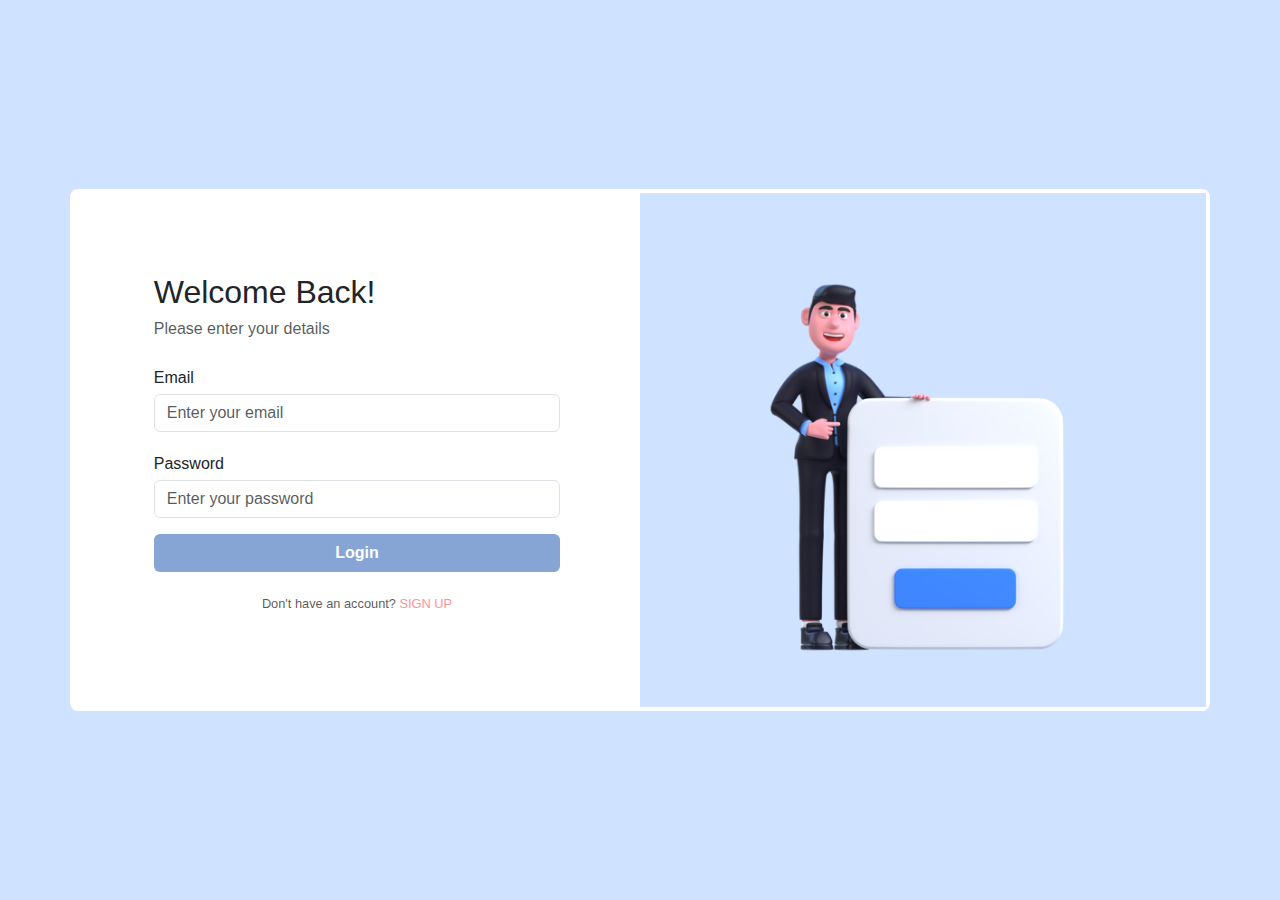
<file: index.html>
<!DOCTYPE html>
<html lang="en">
<head>
    <meta charset="UTF-8">
    <meta name="viewport" content="width=device-width, initial-scale=1.0">
    <title>Login</title>
    <link rel="stylesheet" href="css/bootstrap.min.css">
    <link rel="stylesheet" href="css/fontawesome/all.css">
    <link rel="stylesheet" href="css/style.css">
</head>
<body>
    <section class="logIn bg-primary-subtle d-flex justify-content-center align-items-center ">
        <div class="container overflow-auto rounded-3">
            <div class="row border-4 border border-white">
                <div class="col-md-6 bg-white py-5">
                    <h2 class="mt-4 w-75 m-auto pt-2">Welcome Back!</h2>
                    <h4 class="mb-4 w-75 m-auto fs-6 text-muted pt-2">Please enter your details</h4>
                    <div class="d-flex flex-column w-75 m-auto text-start">
                        <label for="email" class="my-1">Email</label>
                        <input type="text" name="email" id="emailId" placeholder="Enter your email" class="form-control mb-3">
                        <label for="pw" class="my-1">Password</label>
                        <input type="password" name="password" id="passwordId" placeholder="Enter your password" class="form-control mb-3">
                        <button class="btn fw-semibold btn-login mb-4"><a href="#" class="text-decoration-none">Login</a></button>
                    </div>
                    <h3 class="w-75 m-auto text-center mb-5 text-muted">Don't have an account? <span><a href="signup.html" class="text-decoration-none">SIGN UP</a></span></h3>
                </div>
                <div class="col-md-6 d-flex justify-content-center py-5">
                    <img src="img/li.webp" alt="" class="w-75 logInImg">
                </div>
            </div>
        </div>
        <dialog id="logInError">
            <div class="d-flex flex-row gap-2">
                <i class="fa-solid fa-circle text-danger"></i>
                <i class="fa-solid fa-circle text-warning"></i>
                <i class="fa-solid fa-circle text-success"></i>  
                <i id="closeEmailDialog" class="fa-solid fa-close ms-auto fs-3"></i>
            </div>
            <h2 class="fs-5 mb-2 p-4">This email or password is wrong<br> <span class="fst-italic">Please try again!</span></h2>
        </dialog>
    </section>
    <script src="js/index.js"></script>
</body>
</html>
</file>
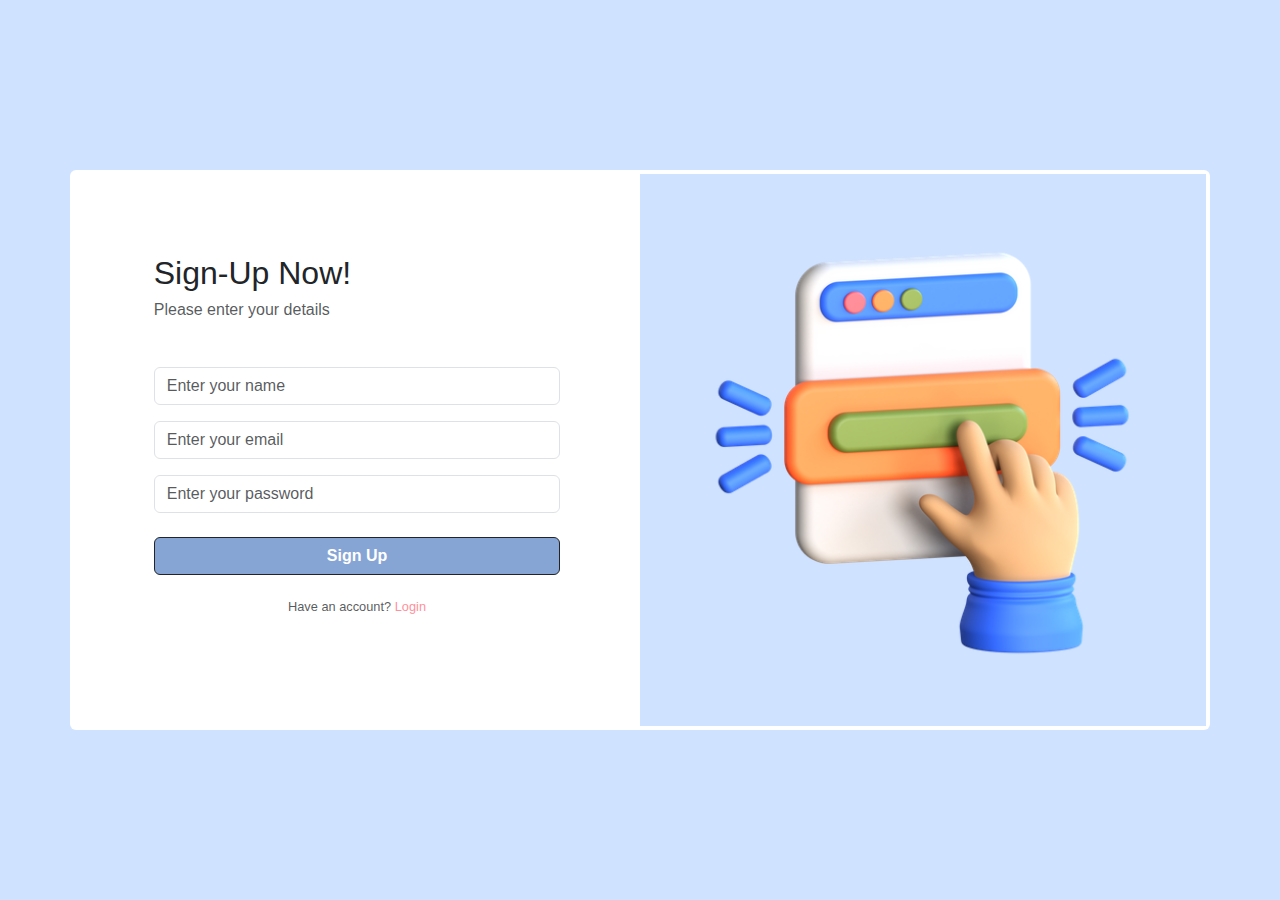
<file: signup.html>
<!DOCTYPE html>
<html lang="en">
<head>
    <meta charset="UTF-8">
    <meta name="viewport" content="width=device-width, initial-scale=1.0">
    <title>Sign-up</title>
    <link rel="stylesheet" href="css/bootstrap.min.css">
    <link rel="stylesheet" href="css/fontawesome/all.css">
    <link rel="stylesheet" href="css/style.css">
</head>
<body>
    <section class="logIn bg-primary-subtle d-flex justify-content-center align-items-center ">
        <div class="container overflow-auto rounded-2">
            <div class="row  border-4 border border-white">
                <div class="col-md-6 bg-white py-5">
                    <h2 class="mt-4 w-75 m-auto pt-2">Sign-Up Now!</h2>
                    <h4 class="mb-5 w-75 m-auto fs-6 text-muted pt-2">Please enter your details</h4>
                    <div class="d-flex flex-column w-75 mb-3 m-auto text-start">  
                        <input type="text" name="name" id="nameId" placeholder="Enter your name" class="form-control mb-3">
                        <input type="text" name="email" id="emailId" placeholder="Enter your email" class="form-control mb-3">
                        <input type="password" name="password" id="passwordId" placeholder="Enter your password" class="form-control mb-4">
                        <button class="btn signUpbtn fw-semibold btn-dark mb-2"><a href="#" class="text-decoration-none">Sign Up</a></button>
                    </div>
                    <h3 class="w-75 m-auto text-center mb-5 pb-3 text-muted">Have an account? <span><a href="index.html" class="text-decoration-none">Login</a></span></h3>
                </div>
                <div class="col-md-6 d-flex justify-content-center align-items-center">
                    <img src="img/su.webp" alt="" class="imgSignup">
                </div>
            </div>
        </div>
        <dialog id="emailError">
            <div class="d-flex flex-row gap-2">
                <i class="fa-solid fa-circle text-danger"></i>
                <i class="fa-solid fa-circle text-warning"></i>
                <i class="fa-solid fa-circle text-success"></i>  
                <i id="closeEmailDialog" class="fa-solid fa-close ms-auto fs-3"></i>
            </div>
            <h2 class="fs-5 mb-2 p-4">This email is already registered!<br> <span class="fst-italic">Please try another Email</span></h2>
        </dialog>
        <dialog id="validateError" >
            <div class="d-flex flex-row gap-2">
                <i class="fa-solid fa-circle text-danger"></i>
                <i class="fa-solid fa-circle text-warning"></i>
                <i class="fa-solid fa-circle text-success"></i>  
                <i id="validateDialog" class="fa-solid fa-close ms-auto fs-3"></i>
            </div>
            <h2 class="fs-5 mb-2">Username or Email or Password is not valid, Please follow the rules below :</h2>
            <h5 class="fs-6">
                <span>
                    <i class="fa-solid fa-arrow-circle-right"></i>
                </span>
                Username must contain at least 3 characters and start with Capital character
            </h5>
            <h5 class="fs-6">
                <span>
                    <i class="fa-solid fa-arrow-circle-right"></i>
                </span>
                User Email must be a valid one <br> 
                <span>
                    <h5 class="fs-6">Like : anything10@gmail.com</h5>
                </span>
            </h5>
            <h5 class="fs-6">
                <span>
                    <i class="fa-solid fa-arrow-circle-right"></i>
                </span>
                User Password must be a valid one <br> 
                <span>
                    <h5 class="fs-6">Like : Asd1020s_</h5>
                </span>
            </h5>
            
        </dialog>
    </section>
    <script src="js/index.js"></script>
</body>
</html>
</file>
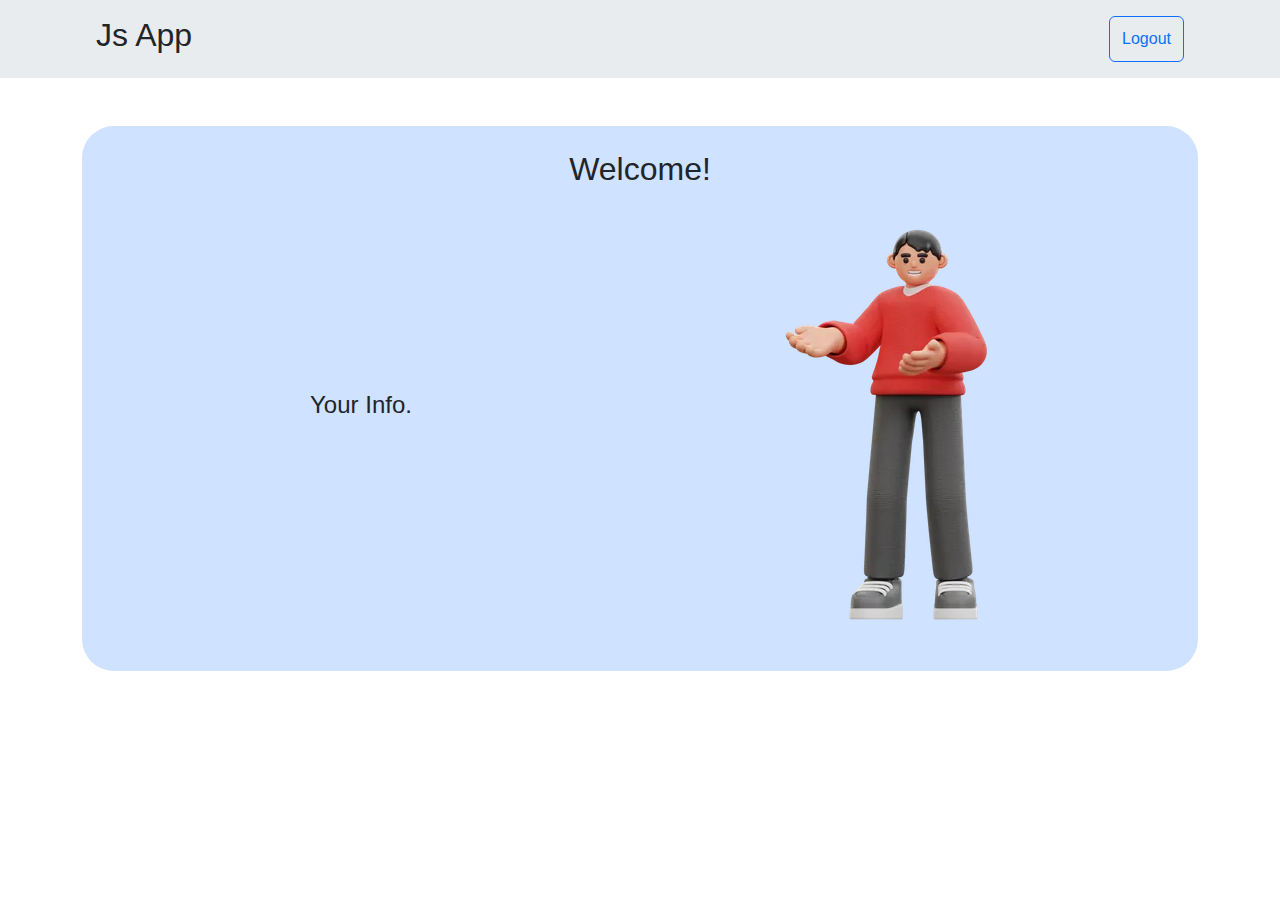
<file: welcome.html>
<!DOCTYPE html>
<html lang="en">
<head>
    <meta charset="UTF-8">
    <meta name="viewport" content="width=device-width, initial-scale=1.0">
    <title>welcome</title>
    <link rel="stylesheet" href="css/bootstrap.min.css">
    <link rel="stylesheet" href="css/fontawesome/all.css">
    <link rel="stylesheet" href="css/style.css">
</head>
<body>
    <section class="welcomePage">
        <nav class="d-flex justify-content-between py-3 bg-body-secondary px-5">
            <h2 class="ms-5">Js App</h2>
            <button id="logoutBtn" class="btn btn-outline-primary me-5">Logout</button>
        </nav>
        <div class="container">
            <div class="container py-4 my-5 bg-primary-subtle text-center rounded-5">
                <div class="row">
                    <h2>Welcome!</h2>
                    <div class="col-md-6 d-flex flex-column justify-content-center">
                        <h3 class="fs-4 mb-3">Your Info.</h3>
                        <div class="tableDiv">
                            <table class="table text-start table-bordered">
                            </table>
                        </div>
                    </div>
                    <div class="col-md-6">
                        <img src="img/welcome.webp" alt="" class="img-fluid">
                    </div>
                </div>
            </div>
        </div>
    </section>
    <script src="js/index.js"></script>
</body>
</html>
</file>
<file: css/style.css>
body
{
    font-family: 'Segoe UI', Tahoma, Geneva, Verdana, sans-serif;
}

.logIn
{
    height: 100vh;
}

h3 
{
    font-size: 0.8rem;
}

h3 span a
{
    color: #FF919C;
}

button a
{
    color: white !important;
}

.btn-login, .signUpbtn
{
    background-color: #86a5d4;
    color: white;
}

.btn:hover
{
    background-color: #FF919C !important;
}

.imgSignup
{
    width: 85% !important;
    height: 80% !important;
}

#closeEmailDialog, #validateDialog
{
    cursor: pointer;
}

dialog
{
    border-radius: 20px;
    box-shadow: 10px 10px 10px rgba(0, 0, 0, 0.273);
}


@keyframes shake {
        0% { transform: translate(1px, 1px) rotate(0deg); }
        10% { transform: translate(-1px, -2px) rotate(-1deg); }
        20% { transform: translate(-3px, 0px) rotate(1deg); }
        30% { transform: translate(3px, 2px) rotate(0deg); }
        40% { transform: translate(1px, -1px) rotate(1deg); }
        50% { transform: translate(-1px, 2px) rotate(-1deg); }
        60% { transform: translate(-3px, 1px) rotate(0deg); }
        70% { transform: translate(3px, 1px) rotate(-1deg); }
        80% { transform: translate(-1px, -1px) rotate(1deg); }
        90% { transform: translate(1px, 2px) rotate(0deg); }
        100% { transform: translate(1px, -2px) rotate(-1deg); }
}

.shakeImg
{
    animation: shake 0.5s infinite;
}

.tableDiv
{
    display: block !important;
    width: 85%;
}
</file>
